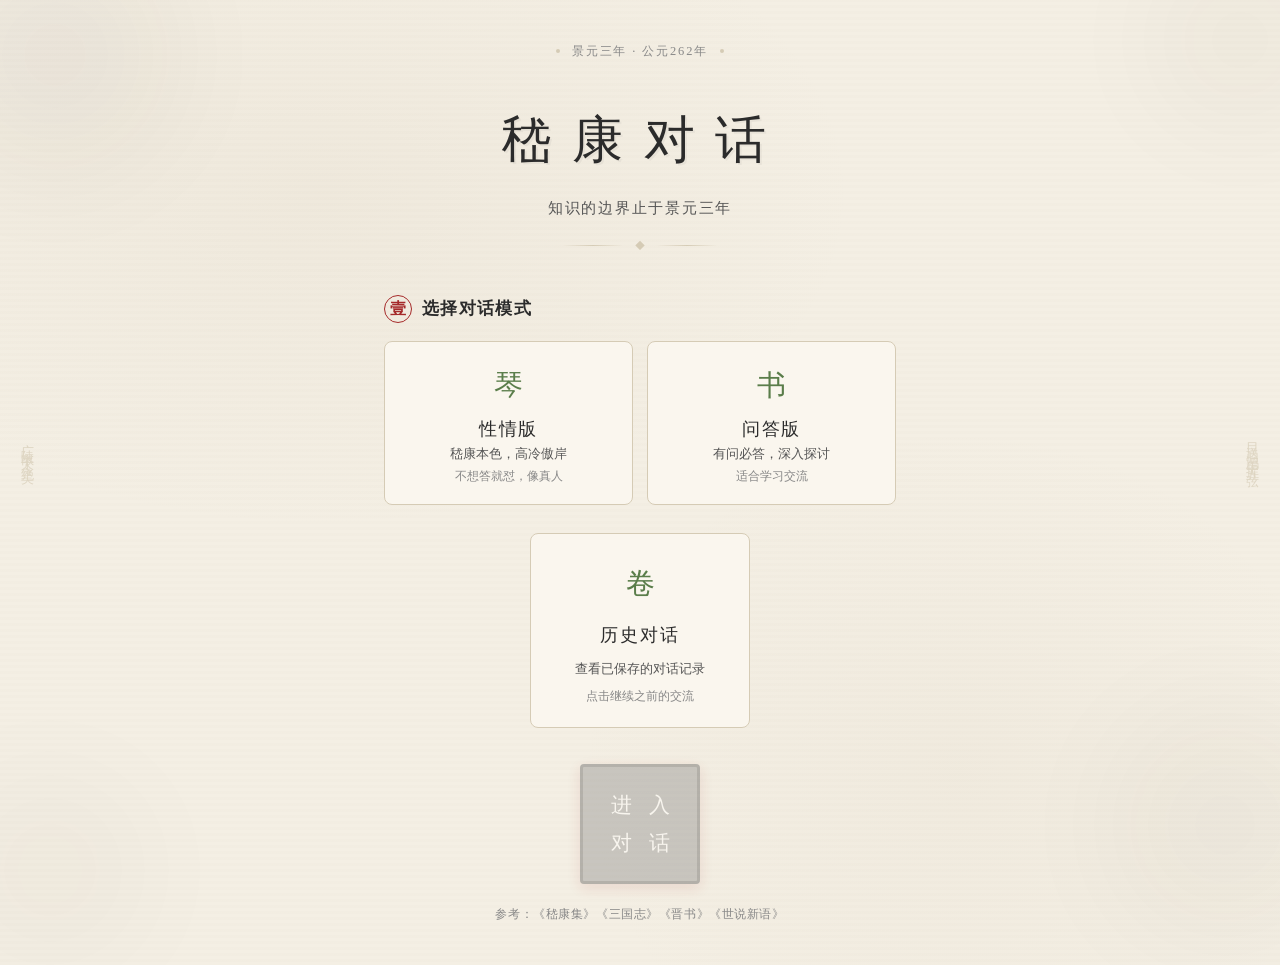
<file: templates/index.html>
<!DOCTYPE html>

<html lang="zh-CN">

<head>

  <meta charset="UTF-8">

  <meta name="viewport" content="width=device-width, initial-scale=1.0, maximum-scale=1.0, user-scalable=no">

  <title>嵇康对话</title>

  <link rel="stylesheet" href="../static/css/style.css">

  <style>

    /* 历史列表中的继续按钮 */

    .history-btn.continue {

      background: var(--ink-dark, #3d3229);

      color: #fff;

      border-color: var(--ink-dark, #3d3229);

    }

    .history-btn.continue:hover {

      opacity: 0.85;

    }

  </style>

</head>

<body>



  <!-- 水墨装饰 -->

  <div class="ink-wash ink-top-left" aria-hidden="true"></div>

  <div class="ink-wash ink-top-right" aria-hidden="true"></div>

  <div class="ink-wash ink-bottom-left" aria-hidden="true"></div>

  <div class="ink-wash ink-bottom-right" aria-hidden="true"></div>



  <!-- 竖排诗句装饰 -->

  <div class="side-verse left" aria-hidden="true">广陵散于今绝矣</div>

  <div class="side-verse right" aria-hidden="true">目送归鸿手挥五弦</div>



  <!-- ==================== 封面页 ==================== -->

  <section id="screen-launch" class="screen active">

    <div class="cover-page">



      <!-- 顶部装饰线 -->

      <div class="cover-topline">

        <span class="topline-dot"></span>

        <span class="topline-text">景元三年 · 公元262年</span>

        <span class="topline-dot"></span>

      </div>



      <!-- 主标题区 -->

      <header class="cover-header">

        <h1 class="cover-title">

          <span class="title-char">嵇</span>

          <span class="title-char">康</span>

          <span class="title-char">对</span>

          <span class="title-char">话</span>

        </h1>

        <p class="cover-subtitle">知识的边界止于景元三年</p>

        <div class="cover-separator">

          <span class="sep-line"></span>

          <span class="sep-ornament">◆</span>

          <span class="sep-line"></span>

        </div>

      </header>



      <!-- 主内容区 -->

      <main class="cover-body">



        <!-- 第一步：模式选择 -->

        <div class="step" id="step-1">

          <h2 class="step-label">

            <span class="step-num">壹</span>

            <span class="step-text">选择对话模式</span>

          </h2>

          <div class="mode-cards">

            <button type="button" class="mode-card" data-mode="xingqing" aria-pressed="false">

              <span class="card-icon" aria-hidden="true">琴</span>

              <span class="card-title">性情版</span>

              <span class="card-desc">嵇康本色，高冷傲岸</span>

              <span class="card-hint">不想答就怼，像真人</span>

            </button>

            <button type="button" class="mode-card" data-mode="wenda" aria-pressed="false">

              <span class="card-icon" aria-hidden="true">书</span>

              <span class="card-title">问答版</span>

              <span class="card-desc">有问必答，深入探讨</span>

              <span class="card-hint">适合学习交流</span>

            </button>

          </div>

        </div>



        <!-- 第二步：条件选项 -->

        <div class="step" id="step-2" hidden>

          <h2 class="step-label">

            <span class="step-num">贰</span>

            <span class="step-text">进一步设定</span>

          </h2>



          <!-- 性情版选项 -->

          <div class="options-panel" id="options-xingqing" hidden>

            <div class="options-row">

              <span class="options-name">你的身份</span>

              <div class="identity-group">

                <label class="identity-option">

                  <input type="radio" name="identity" value="好友" checked>

                  <span class="identity-label">

                    <span class="id-icon">🎋</span>

                    <span class="id-name">好友</span>

                    <span class="id-desc">知音</span>

                  </span>

                </label>

                <label class="identity-option">

                  <input type="radio" name="identity" value="仇敌">

                  <span class="identity-label">

                    <span class="id-icon">⚔</span>

                    <span class="id-name">仇敌</span>

                    <span class="id-desc">小人</span>

                  </span>

                </label>

                <label class="identity-option">

                  <input type="radio" name="identity" value="陌生人">

                  <span class="identity-label">

                    <span class="id-icon">🍂</span>

                    <span class="id-name">陌生人</span>

                    <span class="id-desc">过客</span>

                  </span>

                </label>

              </div>

            </div>



            <div class="options-row">

              <div class="toggle-wrap">

                <div class="toggle-info">

                  <span class="toggle-name">心声模式</span>

                  <span class="toggle-desc">聆听嵇康内心的真实想法</span>

                </div>

                <label class="toggle-switch">

                  <input type="checkbox" id="heart-voice-toggle">

                  <span class="toggle-slider"></span>

                </label>

              </div>

            </div>

          </div>



          <!-- 问答版选项 -->

          <div class="options-panel" id="options-wenda" hidden>

            <div class="options-row">

              <span class="options-name">回应风格</span>

              <div class="subtype-group">

                <label class="subtype-option">

                  <input type="radio" name="subtype" value="原始版" checked>

                  <span class="subtype-label">

                    <span class="st-name">原始版</span>

                    <span class="st-desc">嵇康本色回应</span>

                  </span>

                </label>

                <label class="subtype-option">

                  <input type="radio" name="subtype" value="深度版">

                  <span class="subtype-label">

                    <span class="st-name">深度版</span>

                    <span class="st-desc">思想通透深邃</span>

                  </span>

                </label>

              </div>

            </div>

          </div>

        </div>

        <!-- 历史对话入口 —— 卡片风格，模仿模式选择 -->

        <div class="launch-history-wrap">

          <div class="history-card" id="btn-launch-history" role="button" tabindex="0">

            <span class="history-card-icon" aria-hidden="true">卷</span>

            <span class="history-card-title">历史对话</span>

            <span class="history-card-desc">查看已保存的对话记录</span>

            <span class="history-card-hint">点击继续之前的交流</span>

          </div>

        </div>

      </main>



      <!-- 底部按钮 -->

      <footer class="cover-footer">

        <button type="button" id="btn-enter" class="seal-btn" disabled>

          <span class="seal-inner">

            <span class="seal-char">进</span>

            <span class="seal-char">入</span>

            <span class="seal-char">对</span>

            <span class="seal-char">话</span>

          </span>

        </button>

        <p class="cover-note">参考：《嵇康集》《三国志》《晋书》《世说新语》</p>

      </footer>

    </div>

  </section>



  <!-- ==================== 对话页 ==================== -->

  <section id="screen-chat" class="screen">

    <!-- 顶部导航 -->

    <header class="chat-header">

      <div class="header-left">

        <span class="header-title">嵇康对话</span>

        <div class="header-tags" id="mode-tags">

          <span class="tag tag-mode">性情版</span>

        </div>

      </div>

      <div class="header-right">

        <button type="button" id="btn-history" class="btn-text">历史</button>

        <button type="button" id="btn-new-chat" class="btn-text">新对话</button>

      </div>

    </header>



    <!-- 第一步：确认开启新对话 -->
    <div class="modal-overlay" id="new-chat-modal" hidden>
      <div class="modal-box">
        <h3 class="modal-title">开启新对话</h3>
        <p class="modal-desc">当前对话将结束，是否开启新的对话？</p>
        <div class="modal-actions">
          <button type="button" id="btn-cancel-new" class="modal-btn secondary">取消</button>
          <button type="button" id="btn-confirm-new" class="modal-btn primary">确认开启</button>
        </div>
      </div>
    </div>

    <!-- 第二步：确认保存聊天记录 -->
    <div class="modal-overlay" id="save-chat-modal" hidden>
      <div class="modal-box">
        <h3 class="modal-title">保存对话</h3>
        <p class="modal-desc" id="save-chat-desc">当前对话有消息记录，是否保存？</p>
        <div class="modal-actions">
          <button type="button" id="btn-cancel-save" class="modal-btn secondary">取消</button>
          <button type="button" id="btn-no-save" class="modal-btn secondary">不保存</button>
          <button type="button" id="btn-yes-save" class="modal-btn primary">保存</button>
        </div>
      </div>
    </div>



    <!-- 聊天历史 -->

    <main class="chat-history" id="chat-history" aria-live="polite">

      <div class="empty-state" id="empty-state">

        <p class="empty-text">向嵇康发问…</p>

        <p class="empty-hint">知识的边界止于景元三年</p>

      </div>

    </main>



    <!-- 书写中指示器 -->

    <div class="writing-indicator" id="writing-indicator" hidden>

      <span class="indicator-text">嵇康书写中</span>

      <span class="writing-dots" aria-hidden="true">

        <span></span><span></span><span></span>

      </span>

    </div>



    <!-- 输入区 -->

    <footer class="chat-input-area">

      <div class="input-wrapper">

        <textarea

          id="chat-input"

          class="scroll-input"

          placeholder="向嵇康发问…"

          rows="1"

          aria-label="输入消息"

        ></textarea>

        <button type="button" id="btn-send" class="btn-ask" aria-label="发送">问</button>

      </div>

    </footer>

  </section>



  <!-- 历史对话侧边栏（全局，首页和对话页共用） -->

  <aside class="history-panel" id="history-panel" hidden>

    <div class="history-header">

      <h3>历史对话</h3>

      <button type="button" id="btn-close-history" class="btn-icon" aria-label="关闭">×</button>

    </div>

    <div class="history-list" id="history-list">

      <p class="history-empty">暂无保存的对话</p>

    </div>

  </aside>

  <div class="history-overlay" id="history-overlay" hidden></div>



  <script src="../static/js/app.js"></script>

</body>

</html>
</file>
<file: static/css/style.css>
/* ============================================================
   嵇康对话 — 古风样式表
   设计理念：魏晋风骨，素笺墨韵，极简留白
   ============================================================ */

/* ── 变量 ── */
:root {
  --bg:          #f4efe4;
  --bg-light:    #faf6ee;
  --bg-warm:     #ece5d6;
  --ink:         #2b2b2b;
  --ink-mid:     #555555;
  --ink-light:   #888888;
  --red:         #a52a2a;
  --red-dark:    #7a1f1f;
  --red-light:   #c44a4a;
  --green:       #5a7d4a;
  --green-dark:  #3e5e30;
  --gold:        #b89a4a;
  --border:      #d5cbb5;
  --border-light:#e5ddd0;
  --shadow:      rgba(0,0,0,0.06);

  --font-title:  "KaiTi", "STKaiti", "楷体", "BiauKai", serif;
  --font-body:   "Noto Serif SC", "Source Han Serif SC", "SimSun", "宋体", serif;
}

/* ── 全局重置 ── */
*, *::before, *::after {
  box-sizing: border-box;
  margin: 0;
  padding: 0;
}

html {
  font-size: 16px;
  -webkit-text-size-adjust: 100%;
}

body {
  font-family: var(--font-body);
  color: var(--ink);
  background: var(--bg);
  min-height: 100vh;
  overflow-x: hidden;
  line-height: 1.8;
  /* 宣纸纹理 */
  background-image:
    radial-gradient(ellipse 60% 50% at 25% 20%, rgba(180,160,130,0.08) 0%, transparent 70%),
    radial-gradient(ellipse 50% 60% at 75% 80%, rgba(180,160,130,0.06) 0%, transparent 60%),
    repeating-linear-gradient(0deg, transparent, transparent 3px, rgba(160,145,120,0.02) 3px, rgba(160,145,120,0.02) 6px);
}

/* ── 页面切换 ── */
.screen {
  display: none;
  min-height: 100vh;
}
.screen.active {
  display: flex;
}

/* ============================================================
   水墨装饰
   ============================================================ */
.ink-wash {
  position: fixed;
  width: 350px;
  height: 350px;
  pointer-events: none;
  z-index: 0;
  opacity: 0.12;
  filter: blur(50px);
  border-radius: 50%;
}
.ink-top-left    { top: -120px; left: -120px; background: radial-gradient(circle, rgba(50,45,35,0.5) 0%, transparent 70%); }
.ink-top-right   { top: -100px; right: -100px; background: radial-gradient(circle, rgba(50,45,35,0.35) 0%, transparent 70%); width: 280px; height: 280px; }
.ink-bottom-left { bottom: -120px; left: -100px; background: radial-gradient(circle, rgba(50,45,35,0.3) 0%, transparent 70%); width: 300px; height: 300px; }
.ink-bottom-right{ bottom: -100px; right: -120px; background: radial-gradient(circle, rgba(50,45,35,0.4) 0%, transparent 70%); }

/* ── 竖排诗句 ── */
.side-verse {
  position: fixed;
  top: 50%;
  transform: translateY(-50%);
  writing-mode: vertical-rl;
  text-orientation: upright;
  font-family: var(--font-title);
  font-size: 0.82rem;
  color: var(--border);
  letter-spacing: 0.35em;
  pointer-events: none;
  z-index: 0;
  user-select: none;
  opacity: 0.7;
}
.side-verse.left  { left: 16px; }
.side-verse.right { right: 16px; }

/* ============================================================
   封面页
   ============================================================ */
.cover-page {
  display: flex;
  flex-direction: column;
  align-items: center;
  justify-content: center;
  min-height: 100vh;
  padding: 40px 24px;
  position: relative;
  z-index: 1;
  max-width: 560px;
  margin: 0 auto;
  width: 100%;
}

/* ── 顶部装饰线 ── */
.cover-topline {
  display: flex;
  align-items: center;
  gap: 12px;
  margin-bottom: 32px;
}
.topline-dot {
  width: 4px;
  height: 4px;
  background: var(--border);
  border-radius: 50%;
}
.topline-text {
  font-family: var(--font-body);
  font-size: 0.78rem;
  color: var(--ink-light);
  letter-spacing: 0.15em;
}

/* ── 标题区 ── */
.cover-header {
  text-align: center;
  margin-bottom: 40px;
}
.cover-title {
  font-family: var(--font-title);
  font-size: 3.2rem;
  font-weight: normal;
  color: var(--ink);
  letter-spacing: 0.25em;
  margin-bottom: 8px;
  display: flex;
  justify-content: center;
  gap: 0.15em;
}
.title-char {
  display: inline-block;
  text-shadow: 2px 2px 0 rgba(0,0,0,0.04);
}
.cover-subtitle {
  font-family: var(--font-body);
  font-size: 0.92rem;
  color: var(--ink-mid);
  letter-spacing: 0.12em;
  margin-bottom: 16px;
}
.cover-separator {
  display: flex;
  align-items: center;
  justify-content: center;
  gap: 12px;
}
.sep-line {
  display: block;
  width: 60px;
  height: 1px;
  background: linear-gradient(90deg, transparent, var(--border), transparent);
}
.sep-ornament {
  font-size: 0.6rem;
  color: var(--border);
}

/* ── 主内容区 ── */
.cover-body {
  width: 100%;
  margin-bottom: 36px;
}

/* 步骤标签 */
.step {
  margin-bottom: 28px;
  animation: fadeInUp 0.5s ease both;
}
.step[hidden] { display: none; }

@keyframes fadeInUp {
  from { opacity: 0; transform: translateY(12px); }
  to   { opacity: 1; transform: translateY(0); }
}

.step-label {
  display: flex;
  align-items: center;
  gap: 10px;
  margin-bottom: 16px;
}
.step-num {
  font-family: var(--font-title);
  font-size: 1rem;
  color: var(--red);
  width: 28px;
  height: 28px;
  display: flex;
  align-items: center;
  justify-content: center;
  border: 1.5px solid var(--red);
  border-radius: 50%;
  flex-shrink: 0;
}
.step-text {
  font-family: var(--font-title);
  font-size: 1.05rem;
  color: var(--ink);
  letter-spacing: 0.08em;
}

/* ── 模式卡片 ── */
.mode-cards {
  display: flex;
  gap: 14px;
}
.mode-card {
  flex: 1;
  padding: 24px 16px 20px;
  border: 1.5px solid var(--border);
  border-radius: 8px;
  background: var(--bg-light);
  cursor: pointer;
  text-align: center;
  transition: all 0.35s cubic-bezier(0.25, 0.46, 0.45, 0.94);
  position: relative;
  display: flex;
  flex-direction: column;
  align-items: center;
}
.mode-card:hover {
  border-color: var(--green);
  transform: translateY(-3px);
  box-shadow: 0 8px 24px var(--shadow);
}
.mode-card.active {
  border-color: var(--red);
  background: rgba(165,42,42,0.03);
  box-shadow: 0 4px 16px rgba(165,42,42,0.08);
}
.mode-card.active .card-icon {
  color: var(--red);
}
.card-icon {
  font-family: var(--font-title);
  font-size: 1.8rem;
  color: var(--green);
  margin-bottom: 10px;
  display: block;
  transition: color 0.3s ease;
}
.card-title {
  font-family: var(--font-title);
  font-size: 1.15rem;
  color: var(--ink);
  display: block;
  margin-bottom: 4px;
  letter-spacing: 0.1em;
}
.card-desc {
  font-family: var(--font-body);
  font-size: 0.82rem;
  color: var(--ink-mid);
  display: block;
  margin-bottom: 6px;
}
.card-hint {
  font-family: var(--font-body);
  font-size: 0.72rem;
  color: var(--ink-light);
  display: block;
}

/* ── 首页历史对话卡片 ── */
.launch-history-wrap {
  margin-top: 8px;
  animation: fadeInUp 0.5s ease both;
}
.history-card {
  padding: 24px 16px 20px;
  border: 1.5px solid var(--border);
  border-radius: 8px;
  background: var(--bg-light);
  cursor: pointer;
  text-align: center;
  transition: all 0.35s cubic-bezier(0.25, 0.46, 0.45, 0.94);
  display: flex;
  flex-direction: column;
  align-items: center;
  max-width: 220px;
  margin: 0 auto;
}
.history-card:hover {
  border-color: var(--green);
  transform: translateY(-3px);
  box-shadow: 0 8px 24px var(--shadow);
}
.history-card:active {
  transform: translateY(-1px);
}
.history-card-icon {
  font-family: var(--font-title);
  font-size: 1.8rem;
  color: var(--green);
  margin-bottom: 10px;
  display: block;
  transition: color 0.3s ease;
}
.history-card:hover .history-card-icon {
  color: var(--red);
}
.history-card-title {
  font-family: var(--font-title);
  font-size: 1.15rem;
  color: var(--ink);
  display: block;
  margin-bottom: 4px;
  letter-spacing: 0.1em;
}
.history-card-desc {
  font-family: var(--font-body);
  font-size: 0.82rem;
  color: var(--ink-mid);
  display: block;
  margin-bottom: 6px;
}
.history-card-hint {
  font-family: var(--font-body);
  font-size: 0.72rem;
  color: var(--ink-light);
  display: block;
}

/* ── 选项面板 ── */
.options-panel {
  background: var(--bg-light);
  border: 1px solid var(--border-light);
  border-radius: 8px;
  padding: 18px 16px;
  animation: fadeInUp 0.4s ease both;
}
.options-panel[hidden] { display: none; }

.options-row {
  margin-bottom: 14px;
}
.options-row:last-child { margin-bottom: 0; }
.options-name {
  font-family: var(--font-body);
  font-size: 0.85rem;
  color: var(--ink-mid);
  display: block;
  margin-bottom: 10px;
  letter-spacing: 0.05em;
}

/* 身份选择 */
.identity-group {
  display: flex;
  gap: 10px;
}
.identity-option {
  flex: 1;
  position: relative;
}
.identity-option input[type="radio"] {
  position: absolute;
  opacity: 0;
  width: 0; height: 0;
}
.identity-label {
  display: flex;
  flex-direction: column;
  align-items: center;
  padding: 12px 8px 10px;
  border: 1.5px solid var(--border);
  border-radius: 6px;
  background: var(--bg);
  cursor: pointer;
  transition: all 0.25s ease;
}
.identity-option input[type="radio"]:checked + .identity-label {
  border-color: var(--red);
  background: rgba(165,42,42,0.04);
}
.id-icon {
  font-size: 1.1rem;
  margin-bottom: 4px;
}
.id-name {
  font-family: var(--font-title);
  font-size: 0.95rem;
  color: var(--ink);
}
.id-desc {
  font-size: 0.7rem;
  color: var(--ink-light);
}

/* 子类型选择 */
.subtype-group {
  display: flex;
  gap: 10px;
}
.subtype-option {
  flex: 1;
  position: relative;
}
.subtype-option input[type="radio"] {
  position: absolute;
  opacity: 0;
  width: 0; height: 0;
}
.subtype-label {
  display: flex;
  flex-direction: column;
  align-items: center;
  padding: 14px 10px;
  border: 1.5px solid var(--border);
  border-radius: 6px;
  background: var(--bg);
  cursor: pointer;
  transition: all 0.25s ease;
}
.subtype-option input[type="radio"]:checked + .subtype-label {
  border-color: var(--green);
  background: rgba(90,125,74,0.05);
}
.st-name {
  font-family: var(--font-title);
  font-size: 1rem;
  color: var(--ink);
  margin-bottom: 3px;
}
.st-desc {
  font-size: 0.75rem;
  color: var(--ink-light);
}

/* ── 心声开关 ── */
.toggle-wrap {
  display: flex;
  align-items: center;
  justify-content: space-between;
  padding: 8px 0;
}
.toggle-info {
  display: flex;
  flex-direction: column;
}
.toggle-name {
  font-family: var(--font-title);
  font-size: 0.95rem;
  color: var(--ink);
}
.toggle-desc {
  font-size: 0.75rem;
  color: var(--ink-light);
}
.toggle-switch {
  position: relative;
  width: 44px;
  height: 24px;
  flex-shrink: 0;
}
.toggle-switch input {
  opacity: 0; width: 0; height: 0;
}
.toggle-slider {
  position: absolute;
  inset: 0;
  background: var(--border);
  border-radius: 24px;
  cursor: pointer;
  transition: background 0.3s ease;
}
.toggle-slider::before {
  content: "";
  position: absolute;
  height: 18px; width: 18px;
  left: 3px; bottom: 3px;
  background: white;
  border-radius: 50%;
  transition: transform 0.3s ease;
  box-shadow: 0 1px 3px rgba(0,0,0,0.15);
}
.toggle-switch input:checked + .toggle-slider {
  background: var(--green);
}
.toggle-switch input:checked + .toggle-slider::before {
  transform: translateX(20px);
}

/* ── 印章按钮 ── */
.cover-footer {
  text-align: center;
  width: 100%;
}
.seal-btn {
  display: inline-flex;
  align-items: center;
  justify-content: center;
  width: 120px;
  height: 120px;
  background: var(--red);
  color: #fff;
  border: 3px solid var(--red-dark);
  border-radius: 4px;
  cursor: pointer;
  transition: all 0.3s cubic-bezier(0.25, 0.46, 0.45, 0.94);
  box-shadow: 0 4px 14px rgba(165,42,42,0.3);
  margin-bottom: 20px;
}
.seal-btn:hover:not(:disabled) {
  background: var(--red-light);
  transform: scale(1.04) rotate(-1deg);
  box-shadow: 0 6px 20px rgba(165,42,42,0.35);
}
.seal-btn:active:not(:disabled) {
  transform: scale(0.97);
}
.seal-btn:disabled {
  opacity: 0.4;
  cursor: not-allowed;
  background: var(--ink-light);
  border-color: var(--ink-mid);
}
.seal-inner {
  display: grid;
  grid-template-columns: 1fr 1fr;
  gap: 2px;
}
.seal-char {
  font-family: var(--font-title);
  font-size: 1.3rem;
  line-height: 1;
  display: flex;
  align-items: center;
  justify-content: center;
  width: 36px;
  height: 36px;
}
.cover-note {
  font-family: var(--font-body);
  font-size: 0.72rem;
  color: var(--ink-light);
  letter-spacing: 0.05em;
}

/* ============================================================
   聊天页
   ============================================================ */
#screen-chat {
  flex-direction: column;
  height: 100vh;
  height: 100dvh;
}

/* ── 顶部导航 ── */
.chat-header {
  display: flex;
  align-items: center;
  justify-content: space-between;
  padding: 12px 20px;
  background: var(--bg-light);
  border-bottom: 1px solid var(--border-light);
  box-shadow: 0 1px 6px var(--shadow);
  flex-shrink: 0;
  z-index: 2;
}
.header-left {
  display: flex;
  align-items: center;
  gap: 12px;
}
.header-title {
  font-family: var(--font-title);
  font-size: 1.1rem;
  color: var(--ink);
  letter-spacing: 0.1em;
}
.header-tags {
  display: flex;
  gap: 6px;
  flex-wrap: wrap;
}
.tag {
  display: inline-flex;
  align-items: center;
  padding: 2px 10px;
  font-size: 0.72rem;
  border-radius: 3px;
  letter-spacing: 0.05em;
}
.tag-mode {
  background: rgba(90,125,74,0.1);
  color: var(--green-dark);
  border: 1px solid rgba(90,125,74,0.25);
}
.tag-identity {
  background: rgba(165,42,42,0.08);
  color: var(--red);
  border: 1px solid rgba(165,42,42,0.2);
}
.tag-heart {
  background: rgba(184,154,74,0.1);
  color: var(--gold);
  border: 1px solid rgba(184,154,74,0.25);
}
.btn-text {
  font-family: var(--font-body);
  font-size: 0.85rem;
  color: var(--ink-mid);
  background: none;
  border: none;
  cursor: pointer;
  padding: 4px 8px;
  transition: color 0.2s ease;
}
.btn-text:hover {
  color: var(--red);
}

/* ── 聊天历史 ── */
.chat-history {
  flex: 1;
  overflow-y: auto;
  padding: 20px;
  display: flex;
  flex-direction: column;
  gap: 16px;
  scroll-behavior: smooth;
}
.empty-state {
  text-align: center;
  padding: 60px 20px;
  color: var(--ink-light);
}
.empty-text {
  font-family: var(--font-title);
  font-size: 1.1rem;
  margin-bottom: 6px;
  color: var(--ink-mid);
}
.empty-hint {
  font-size: 0.8rem;
}

/* ── 消息气泡 ── */
.message-wrapper {
  display: flex;
  flex-direction: column;
  max-width: 82%;
  animation: msgFadeIn 0.4s ease both;
}
@keyframes msgFadeIn {
  from { opacity: 0; transform: translateY(6px); }
  to   { opacity: 1; transform: translateY(0); }
}
.message-wrapper .message-sender {
  font-size: 0.75rem;
  color: var(--ink-light);
  margin-bottom: 3px;
  padding: 0 4px;
}
.message-wrapper .message-bubble {
  padding: 13px 17px;
  font-size: 0.95rem;
  line-height: 1.8;
  word-wrap: break-word;
  position: relative;
}

/* 用户消息 */
.message-wrapper.user {
  align-self: flex-end;
  align-items: flex-end;
}
.message-wrapper.user .message-bubble {
  background: #e5e0d5;
  color: var(--ink);
  border-radius: 14px 14px 2px 14px;
  box-shadow: 0 2px 6px var(--shadow);
}

/* 嵇康消息 — 竹简风格 */
.message-wrapper.jikang {
  align-self: flex-start;
  align-items: flex-start;
  max-width: 88%;
}
.message-wrapper.jikang .message-bubble {
  background: var(--bg-light);
  color: var(--ink);
  border-left: 3px solid var(--green);
  border-right: 3px solid var(--green);
  border-radius: 2px;
  box-shadow:
    inset 0 3px 0 -1.5px var(--green),
    inset 0 -3px 0 -1.5px var(--green),
    0 2px 8px var(--shadow);
  padding-top: 16px;
  padding-bottom: 16px;
}
/* 竹简绑绳 */
.message-wrapper.jikang .message-bubble::before,
.message-wrapper.jikang .message-bubble::after {
  content: "";
  position: absolute;
  left: 18%; right: 18%;
  height: 2px;
  background: repeating-linear-gradient(90deg, var(--green) 0px, var(--green) 5px, transparent 5px, transparent 8px);
  opacity: 0.45;
}
.message-wrapper.jikang .message-bubble::before { top: 5px; }
.message-wrapper.jikang .message-bubble::after  { bottom: 5px; }

/* 系统消息 */
.message-wrapper.system {
  align-self: center;
  max-width: 90%;
}
.message-wrapper.system .message-bubble,
.system-bubble {
  background: rgba(165,42,42,0.04);
  border: 1px solid rgba(165,42,42,0.15);
  border-radius: 4px;
  color: var(--red);
  font-size: 0.82rem;
  padding: 7px 14px;
  text-align: center;
}

/* ── 心声区域 ── */
.heart-voice-section {
  width: 100%;
  margin-top: 6px;
}
.heart-toggle-btn {
  display: inline-flex;
  align-items: center;
  gap: 4px;
  padding: 3px 10px;
  font-size: 0.78rem;
  color: var(--gold);
  background: rgba(184,154,74,0.07);
  border: 1px solid rgba(184,154,74,0.25);
  border-radius: 4px;
  cursor: pointer;
  transition: all 0.2s ease;
  user-select: none;
}
.heart-toggle-btn:hover {
  background: rgba(184,154,74,0.12);
}
.heart-toggle-btn .arrow {
  display: inline-block;
  transition: transform 0.3s ease;
  font-size: 0.65rem;
}
.heart-toggle-btn.expanded .arrow {
  transform: rotate(180deg);
}
.heart-voice-content {
  max-height: 0;
  overflow: hidden;
  transition: max-height 0.4s ease, padding 0.4s ease, opacity 0.3s ease;
  opacity: 0;
  padding: 0 10px;
}
.heart-voice-content.expanded {
  max-height: 600px;
  opacity: 1;
  padding: 8px 10px;
}
.heart-voice-inner {
  padding: 10px 14px;
  background: rgba(184,154,74,0.04);
  border-left: 2px solid var(--gold);
  border-radius: 0 4px 4px 0;
  font-size: 0.88rem;
  color: var(--ink-mid);
  line-height: 1.75;
  font-style: italic;
}

/* ── 书写中指示器 ── */
.writing-indicator {
  display: flex;
  align-items: center;
  gap: 6px;
  padding: 7px 14px;
  font-family: var(--font-title);
  font-size: 0.85rem;
  color: var(--green-dark);
  background: rgba(90,125,74,0.06);
  border: 1px solid rgba(90,125,74,0.15);
  border-radius: 4px;
  align-self: flex-start;
  margin: 0 20px 10px;
  animation: msgFadeIn 0.3s ease both;
}
.writing-dots {
  display: flex;
  gap: 3px;
}
.writing-dots span {
  width: 4px; height: 4px;
  background: var(--green);
  border-radius: 50%;
  animation: dotPulse 1.4s infinite ease-in-out both;
}
.writing-dots span:nth-child(1) { animation-delay: 0s; }
.writing-dots span:nth-child(2) { animation-delay: 0.2s; }
.writing-dots span:nth-child(3) { animation-delay: 0.4s; }
@keyframes dotPulse {
  0%, 80%, 100% { opacity: 0.3; transform: scale(0.8); }
  40% { opacity: 1; transform: scale(1.1); }
}

/* ── 底部输入区 ── */
.chat-input-area {
  flex-shrink: 0;
  padding: 10px 16px 14px;
  background: var(--bg-light);
  border-top: 1px solid var(--border-light);
  box-shadow: 0 -2px 8px var(--shadow);
  z-index: 2;
}
.input-wrapper {
  display: flex;
  align-items: flex-end;
  gap: 10px;
  max-width: 800px;
  margin: 0 auto;
}
.scroll-input {
  flex: 1;
  min-height: 42px;
  max-height: 130px;
  padding: 9px 15px;
  font-family: var(--font-body);
  font-size: 0.95rem;
  line-height: 1.65;
  color: var(--ink);
  background: var(--bg);
  border: 1.5px solid var(--border);
  border-radius: 8px;
  resize: none;
  outline: none;
  transition: border-color 0.2s ease, box-shadow 0.2s ease;
}
.scroll-input:focus {
  border-color: var(--green);
  box-shadow: 0 0 0 3px rgba(90,125,74,0.08);
}
.scroll-input::placeholder {
  color: var(--ink-light);
}
.btn-ask {
  flex-shrink: 0;
  width: 48px;
  height: 42px;
  display: flex;
  align-items: center;
  justify-content: center;
  background: var(--red);
  color: #fff;
  font-family: var(--font-title);
  font-size: 1rem;
  letter-spacing: 0.1em;
  border: 2px solid var(--red-dark);
  border-radius: 6px;
  cursor: pointer;
  transition: all 0.2s ease;
  box-shadow: 0 2px 6px rgba(165,42,42,0.2);
}
.btn-ask:hover {
  background: var(--red-light);
  transform: scale(1.04);
}
.btn-ask:active {
  transform: scale(0.96);
}
.btn-ask:disabled {
  opacity: 0.45;
  cursor: not-allowed;
  transform: none;
}

/* ============================================================
   滚动条
   ============================================================ */
::-webkit-scrollbar { width: 5px; }
::-webkit-scrollbar-track { background: var(--bg-warm); border-radius: 3px; }
::-webkit-scrollbar-thumb { background: var(--border); border-radius: 3px; }
::-webkit-scrollbar-thumb:hover { background: var(--ink-light); }
* { scrollbar-width: thin; scrollbar-color: var(--border) var(--bg-warm); }

/* ============================================================
   响应式
   ============================================================ */
@media (max-width: 640px) {
  .cover-page { padding: 28px 16px; }
  .cover-title { font-size: 2.4rem; }
  .side-verse { display: none; }
  .mode-cards { flex-direction: column; }
  .identity-group { flex-wrap: wrap; }
  .identity-option { flex: 1; min-width: 80px; }
  .seal-btn { width: 100px; height: 100px; }
  .seal-char { width: 30px; height: 30px; font-size: 1.1rem; }
  .chat-header { padding: 10px 14px; }
  .chat-history { padding: 14px; }
  .message { max-width: 90%; }
}

@media (max-width: 380px) {
  .cover-title { font-size: 2rem; letter-spacing: 0.15em; }
  .card-icon { font-size: 1.4rem; }
  .card-title { font-size: 1rem; }
}

/* 减少动画偏好 */
@media (prefers-reduced-motion: reduce) {
  *, *::before, *::after {
    animation-duration: 0.01ms !important;
    animation-iteration-count: 1 !important;
    transition-duration: 0.01ms !important;
  }
}


/* ============================================================
   历史对话面板
   ============================================================ */

.header-right {
  display: flex;
  gap: 0.5rem;
  align-items: center;
}

/* 历史面板 */
.history-panel {
  position: fixed;
  top: 0;
  right: 0;
  width: 320px;
  max-width: 85vw;
  height: 100vh;
  background: var(--bg-light);
  border-left: 1px solid var(--border);
  z-index: 200;
  display: flex;
  flex-direction: column;
  transform: translateX(100%);
  transition: transform 0.3s ease;
  box-shadow: -4px 0 20px rgba(0,0,0,0.08);
}
.history-panel[hidden] {
  display: none;
}
.history-panel.active {
  transform: translateX(0);
}

.history-header {
  display: flex;
  justify-content: space-between;
  align-items: center;
  padding: 1rem 1.2rem;
  border-bottom: 1px solid var(--border);
}
.history-header h3 {
  font-family: var(--font-title);
  font-size: 1.1rem;
  font-weight: 400;
  color: var(--ink);
}

.btn-icon {
  background: none;
  border: none;
  font-size: 1.5rem;
  color: var(--ink-light);
  cursor: pointer;
  line-height: 1;
  padding: 0.2rem 0.4rem;
  transition: color 0.2s;
}
.btn-icon:hover {
  color: var(--red);
}

.history-list {
  flex: 1;
  overflow-y: auto;
  padding: 0.5rem 0;
}
.history-empty {
  text-align: center;
  color: var(--ink-light);
  font-size: 0.9rem;
  padding: 2rem 1rem;
}

/* 历史条目 */
.history-item {
  padding: 0.9rem 1.2rem;
  border-bottom: 1px solid var(--border-light);
  cursor: pointer;
  transition: background 0.2s;
}
.history-item:hover {
  background: rgba(180,160,120,0.08);
}
.history-item-header {
  display: flex;
  justify-content: space-between;
  align-items: flex-start;
  gap: 0.5rem;
}
.history-item-title {
  font-size: 0.95rem;
  color: var(--ink);
  margin-bottom: 0.3rem;
  white-space: nowrap;
  overflow: hidden;
  text-overflow: ellipsis;
  flex: 1;
}
.history-item-actions {
  display: flex;
  gap: 0.3rem;
  flex-shrink: 0;
}
.history-btn {
  width: 1.6rem;
  height: 1.6rem;
  border-radius: 3px;
  border: 1px solid var(--border);
  background: var(--bg-light);
  font-size: 0.8rem;
  font-family: var(--font-body);
  cursor: pointer;
  display: flex;
  align-items: center;
  justify-content: center;
  transition: all 0.2s;
  line-height: 1;
}
.history-btn:hover {
  background: var(--bg-warm);
}
.history-btn.quote {
  color: var(--green);
  border-color: var(--green);
}
.history-btn.quote:hover {
  background: var(--green);
  color: #fff;
}
.history-btn.quote.disabled {
  color: var(--ink-light);
  border-color: var(--border-light);
  cursor: not-allowed;
}
.history-btn.quote.disabled:hover {
  background: var(--bg-light);
  color: var(--ink-light);
}
.history-btn.delete {
  color: var(--red-light);
  border-color: var(--red-light);
}
.history-btn.delete:hover {
  background: var(--red);
  color: #fff;
  border-color: var(--red);
}
.history-item-meta {
  display: flex;
  justify-content: space-between;
  font-size: 0.8rem;
  color: var(--ink-light);
}
.history-item-mode {
  background: var(--bg-warm);
  padding: 0.1rem 0.4rem;
  border-radius: 3px;
  font-size: 0.75rem;
}

/* 历史遮罩 */
.history-overlay {
  position: fixed;
  inset: 0;
  background: rgba(0,0,0,0.2);
  z-index: 150;
  opacity: 0;
  transition: opacity 0.3s;
}
.history-overlay[hidden] {
  display: none;
}
.history-overlay.active {
  opacity: 1;
}

/* 历史详情弹层 */
.history-detail {
  position: fixed;
  top: 50%;
  left: 50%;
  transform: translate(-50%, -50%);
  width: 90%;
  max-width: 600px;
  max-height: 80vh;
  background: var(--bg-light);
  border: 1px solid var(--border);
  border-radius: 8px;
  z-index: 300;
  display: flex;
  flex-direction: column;
  box-shadow: 0 8px 40px rgba(0,0,0,0.15);
}
.history-detail-header {
  display: flex;
  justify-content: space-between;
  align-items: center;
  padding: 1rem 1.2rem;
  border-bottom: 1px solid var(--border);
}
.history-detail-header h4 {
  font-family: var(--font-title);
  font-size: 1.05rem;
  font-weight: 400;
}
.history-detail-body {
  flex: 1;
  overflow-y: auto;
  padding: 1rem 1.2rem;
  font-size: 0.9rem;
  line-height: 1.9;
}
.history-detail-body .msg-role {
  font-weight: bold;
  color: var(--red);
  margin-top: 0.8rem;
}
.history-detail-body .msg-role.user-role {
  color: var(--green);
}
.history-detail-body .msg-text {
  margin-left: 0.5rem;
  white-space: pre-wrap;
  word-break: break-word;
}

/* ============================================================
   新对话确认模态框
   ============================================================ */
.modal-overlay {
  position: fixed;
  inset: 0;
  background: rgba(0,0,0,0.35);
  z-index: 400;
  display: flex;
  align-items: center;
  justify-content: center;
  opacity: 0;
  transition: opacity 0.25s;
}
.modal-overlay[hidden] {
  display: none;
}
.modal-overlay.active {
  opacity: 1;
}

.modal-box {
  background: var(--bg-light);
  border: 1px solid var(--border);
  border-radius: 8px;
  padding: 1.8rem 2rem;
  max-width: 360px;
  width: 90%;
  text-align: center;
  box-shadow: 0 8px 40px rgba(0,0,0,0.15);
}
.modal-title {
  font-family: var(--font-title);
  font-size: 1.2rem;
  font-weight: 400;
  margin-bottom: 0.6rem;
  color: var(--ink);
}
.modal-desc {
  font-size: 0.95rem;
  color: var(--ink-mid);
  margin-bottom: 1.5rem;
  line-height: 1.7;
}
.modal-actions {
  display: flex;
  gap: 0.8rem;
  justify-content: center;
}
.modal-btn {
  padding: 0.6rem 1.4rem;
  border-radius: 4px;
  font-size: 0.95rem;
  font-family: var(--font-body);
  cursor: pointer;
  transition: all 0.2s;
  border: 1px solid var(--border);
}
.modal-btn.secondary {
  background: transparent;
  color: var(--ink-mid);
}
.modal-btn.secondary:hover {
  background: var(--bg-warm);
  color: var(--ink);
}
.modal-btn.primary {
  background: var(--red);
  color: #fff;
  border-color: var(--red);
}
.modal-btn.primary:hover {
  background: var(--red-dark);
  border-color: var(--red-dark);
}
</file>
